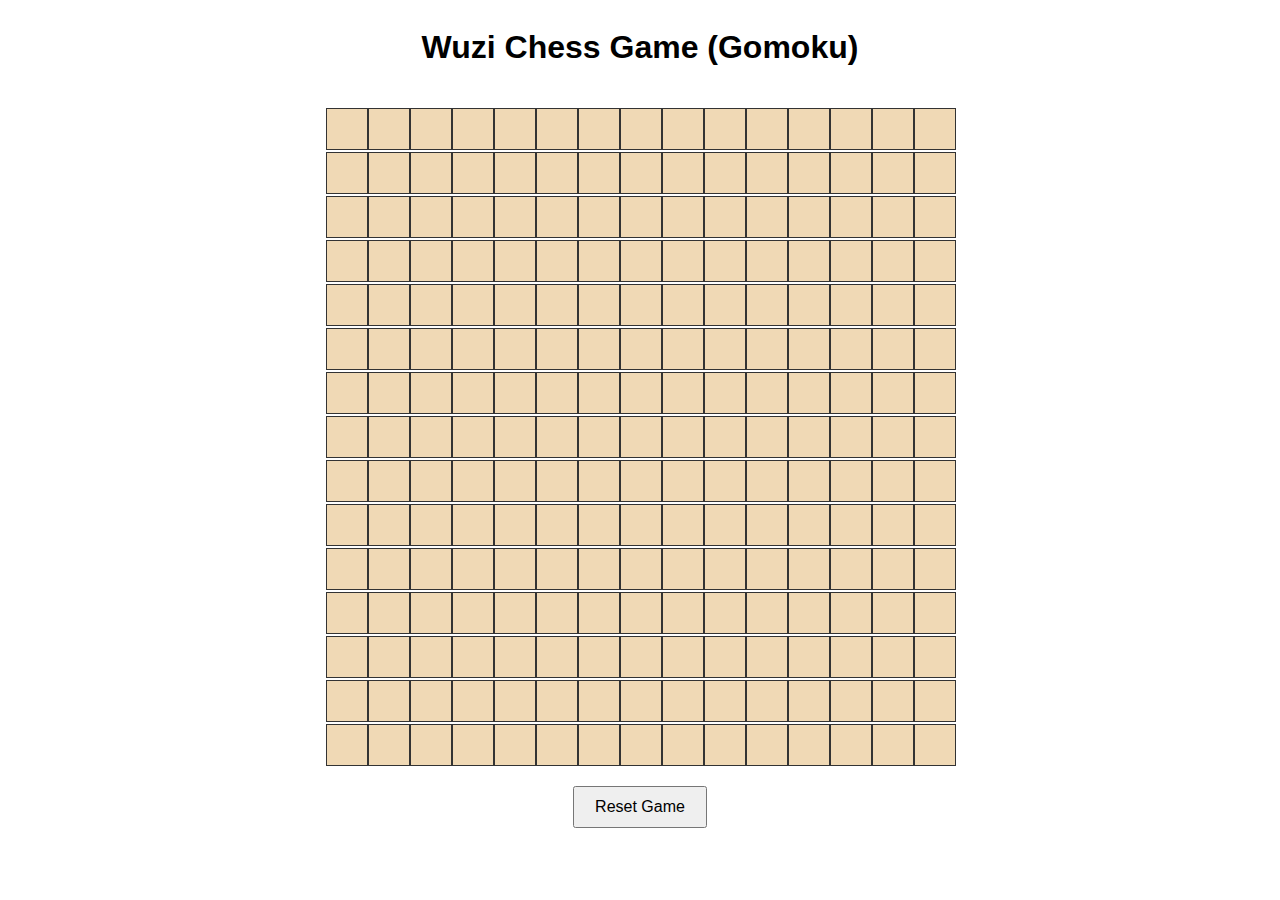
<file: wuzichess/index.html>
<!DOCTYPE html>
<html lang="en">
<head>
    <meta charset="UTF-8">
    <meta name="viewport" content="width=device-width, initial-scale=1.0">
    <title>Wuzi Chess Game</title>
    <link rel="stylesheet" href="styles.css">
</head>
<body>
    <h1>Wuzi Chess Game (Gomoku)</h1>
    <div id="board"></div>
    <button id="reset">Reset Game</button>
    <script src="script.js"></script>
</body>
</html>
</file>
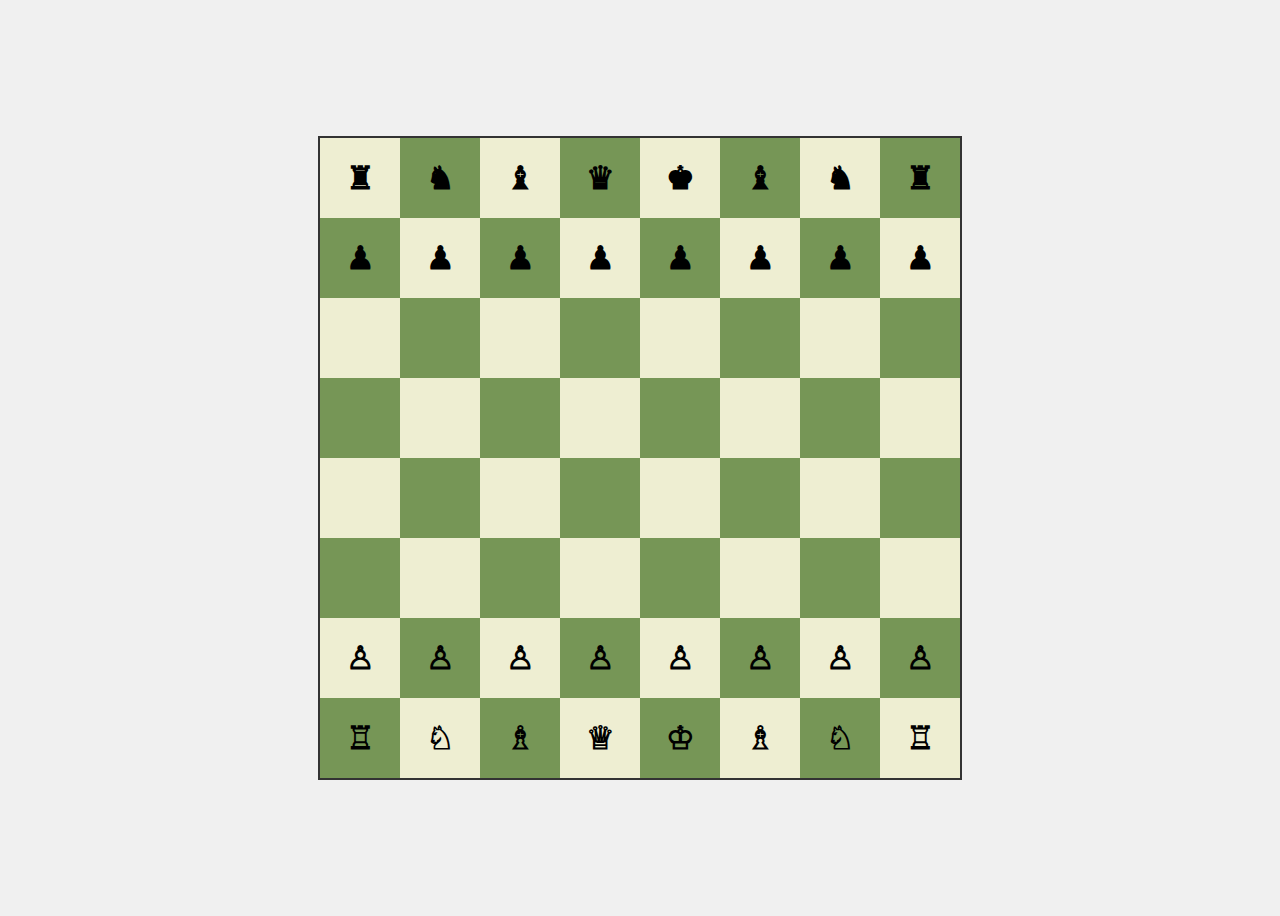
<file: chess/chess.HTML>
<!DOCTYPE html>
<html lang="en">
<head>
    <meta charset="UTF-8">
    <meta name="viewport" content="width=device-width, initial-scale=1.0">
    <title>Chess Game</title>
    <link rel="stylesheet" href="styles.css">
</head>
<body>
    <div id="chessboard"></div>
    <script src="chess.js"></script>
</body>
</html>
</file>
<file: wuzichess/styles.css>
body {
    display: flex;
    flex-direction: column;
    align-items: center;
    font-family: Arial, sans-serif;
}

#board {
    display: grid;
    grid-template-columns: repeat(15, 40px);
    gap: 2px;
    margin: 20px 0;
}

.cell {
    width: 40px;
    height: 40px;
    background-color: #f0d9b5;
    border: 1px solid #333;
    display: flex;
    align-items: center;
    justify-content: center;
    cursor: pointer;
}

.cell.black::after, .cell.white::after {
    content: '';
    width: 80%;
    height: 80%;
    border-radius: 50%;
}

.cell.black::after {
    background-color: black;
}

.cell.white::after {
    background-color: white;
}

button {
    padding: 10px 20px;
    font-size: 16px;
    cursor: pointer;
}
</file>
<file: chess/styles.css>
/* styles.css */
body {
    display: flex;
    justify-content: center;
    align-items: center;
    height: 100vh;
    background-color: #f0f0f0;
}

#chessboard {
    display: grid;
    grid-template-columns: repeat(8, 80px);
    grid-template-rows: repeat(8, 80px);
    border: 2px solid #333;
}

.square {
    width: 80px;
    height: 80px;
    display: flex;
    justify-content: center;
    align-items: center;
    font-size: 2rem;
    font-weight: bold;
}

.black {
    background-color: #769656;
}

.white {
    background-color: #eeeed2;
}

.piece {
    cursor: pointer;
}
</file>
